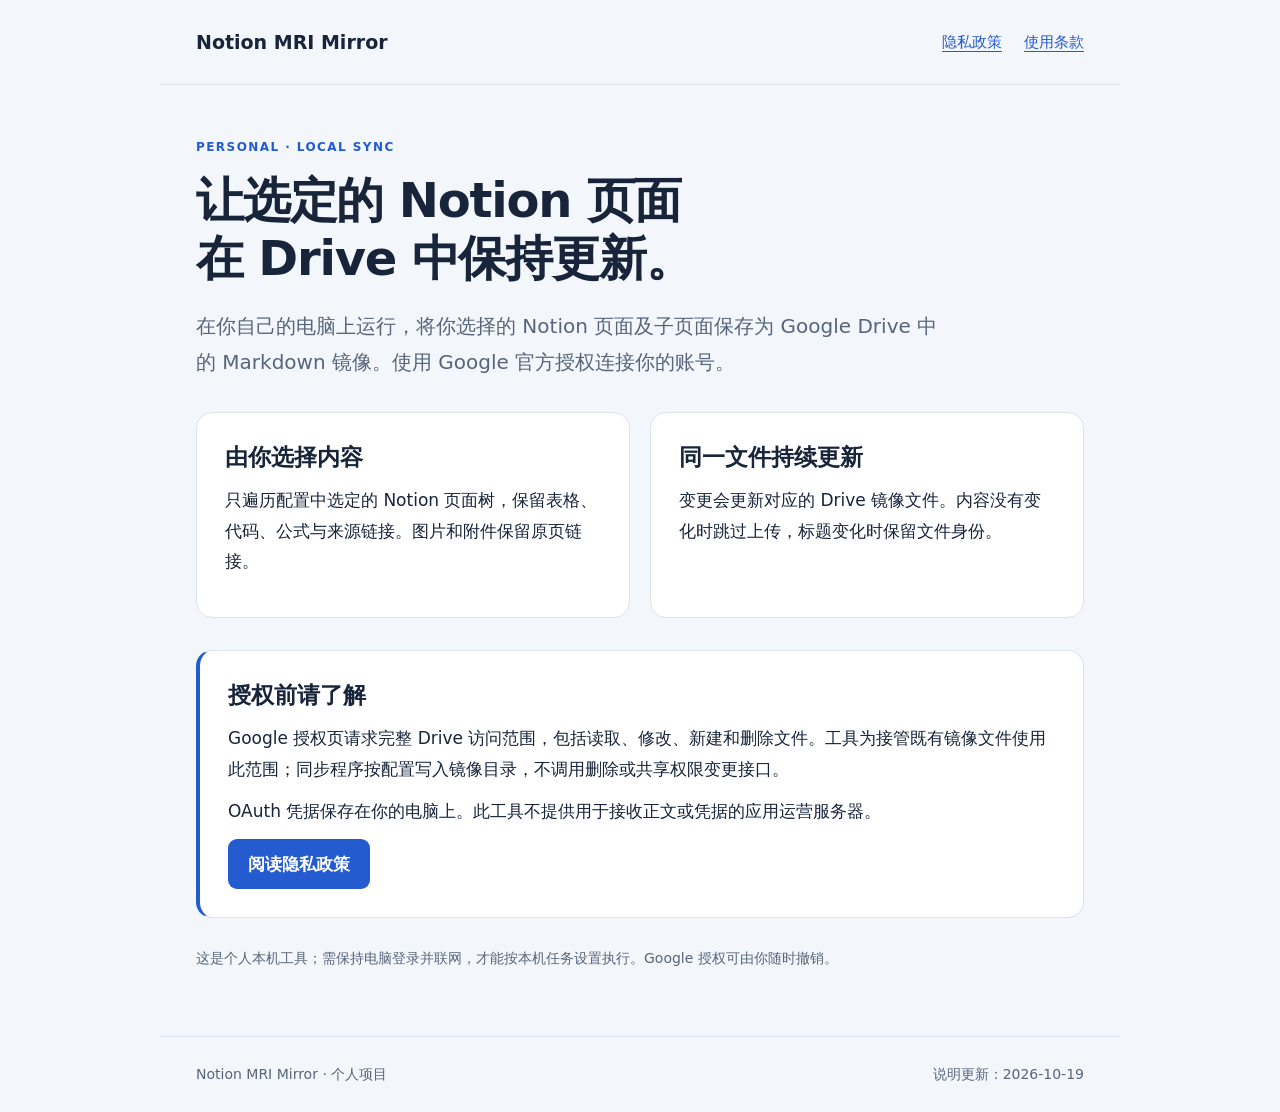
<file: index.html>
<!doctype html><html lang="zh-CN"><head><meta charset="utf-8"><meta name="viewport" content="width=device-width,initial-scale=1"><meta name="description" content="Notion MRI Mirror 是在个人电脑上运行的 Notion 到 Google Drive 单向镜像工具。"><title>Notion MRI Mirror</title><link rel="stylesheet" href="style.css"></head><body>
<header><a class="brand" href="index.html">Notion MRI Mirror</a><nav aria-label="主导航"><a href="privacy.html">隐私政策</a><a href="terms.html">使用条款</a></nav></header>
<main><div class="eyebrow">PERSONAL · LOCAL SYNC</div><h1>让选定的 Notion 页面<br>在 Drive 中保持更新。</h1><p class="lead">在你自己的电脑上运行，将你选择的 Notion 页面及子页面保存为 Google Drive 中的 Markdown 镜像。使用 Google 官方授权连接你的账号。</p>
<div class="grid"><section class="card"><h2>由你选择内容</h2><p>只遍历配置中选定的 Notion 页面树，保留表格、代码、公式与来源链接。图片和附件保留原页链接。</p></section><section class="card"><h2>同一文件持续更新</h2><p>变更会更新对应的 Drive 镜像文件。内容没有变化时跳过上传，标题变化时保留文件身份。</p></section></div>
<section class="notice"><h2>授权前请了解</h2><p>Google 授权页请求完整 Drive 访问范围，包括读取、修改、新建和删除文件。工具为接管既有镜像文件使用此范围；同步程序按配置写入镜像目录，不调用删除或共享权限变更接口。</p><p>OAuth 凭据保存在你的电脑上。此工具不提供用于接收正文或凭据的应用运营服务器。</p><a class="button" href="privacy.html">阅读隐私政策</a></section>
<p class="meta">这是个人本机工具；需保持电脑登录并联网，才能按本机任务设置执行。Google 授权可由你随时撤销。</p></main>
<footer><span>Notion MRI Mirror · 个人项目</span><span>说明更新：2026-10-19</span></footer></body></html>
</file>
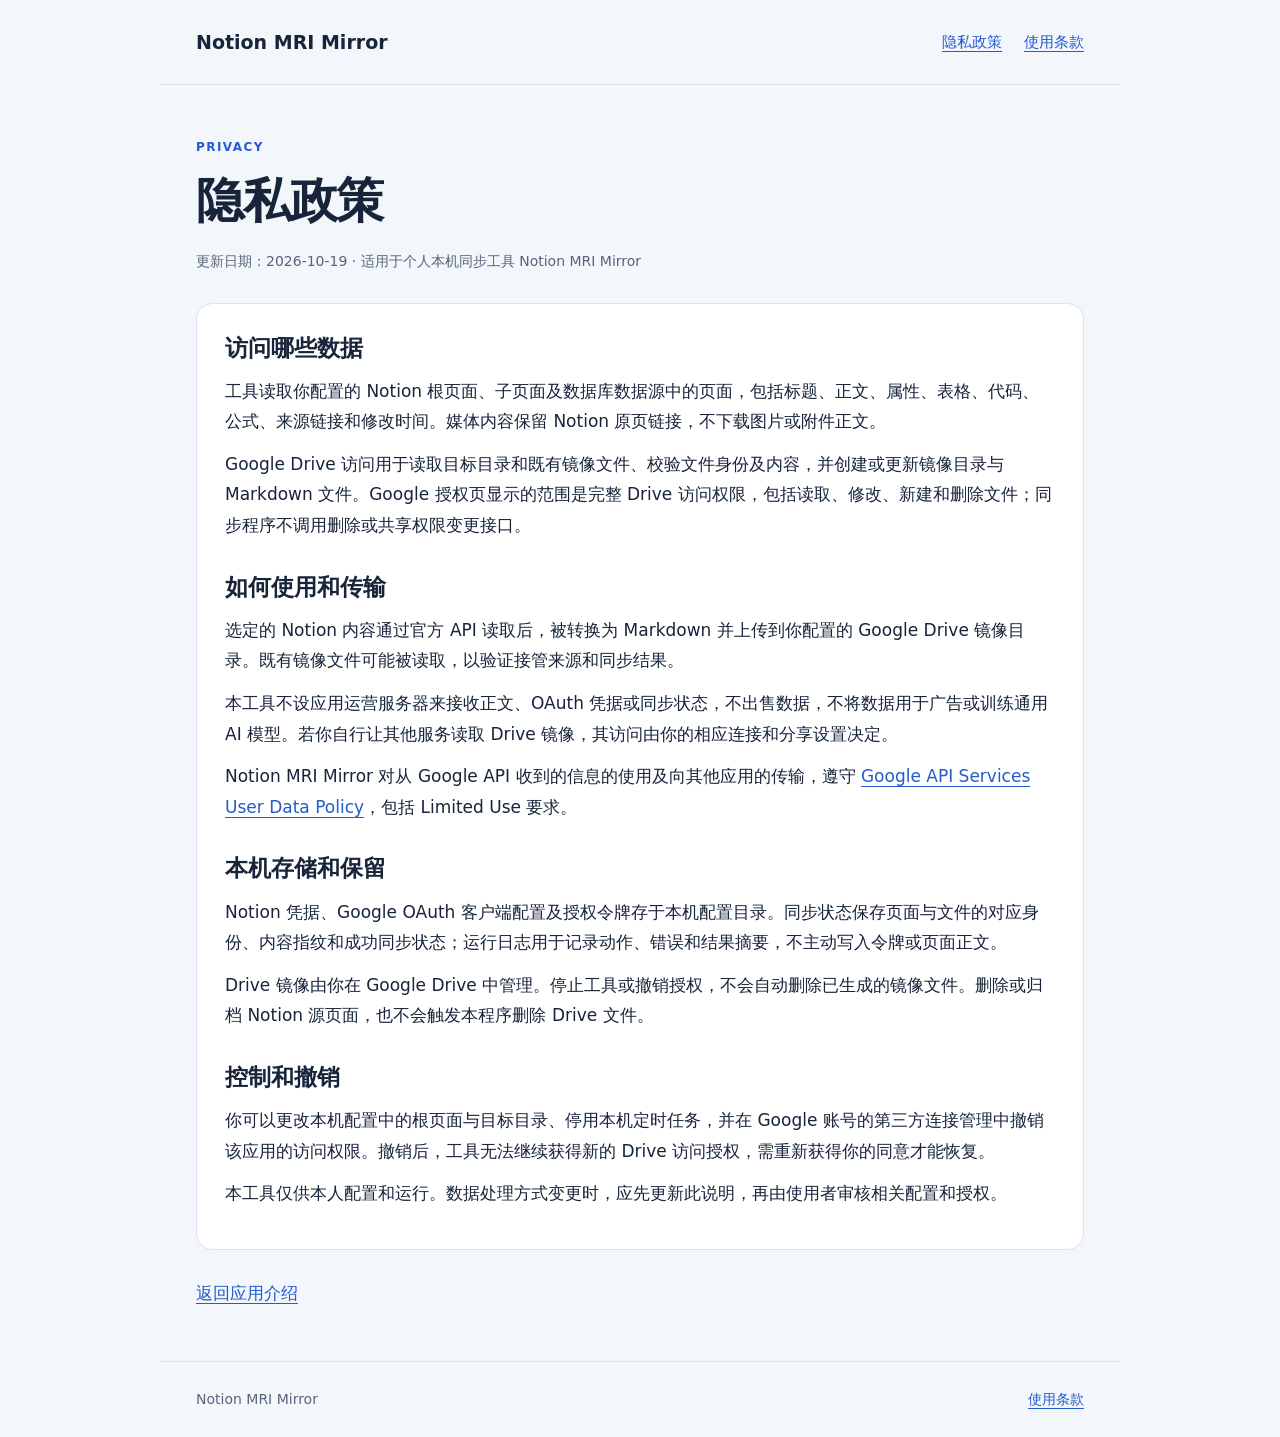
<file: privacy.html>
<!doctype html><html lang="zh-CN"><head><meta charset="utf-8"><meta name="viewport" content="width=device-width,initial-scale=1"><meta name="description" content="Notion MRI Mirror 的数据访问、用途、存储和授权撤销说明。"><title>隐私政策 · Notion MRI Mirror</title><link rel="stylesheet" href="style.css"></head><body>
<header><a class="brand" href="index.html">Notion MRI Mirror</a><nav aria-label="主导航"><a href="privacy.html" aria-current="page">隐私政策</a><a href="terms.html">使用条款</a></nav></header>
<main><div class="eyebrow">PRIVACY</div><h1>隐私政策</h1><p class="meta">更新日期：2026-10-19 · 适用于个人本机同步工具 Notion MRI Mirror</p><article>
<section><h2>访问哪些数据</h2><p>工具读取你配置的 Notion 根页面、子页面及数据库数据源中的页面，包括标题、正文、属性、表格、代码、公式、来源链接和修改时间。媒体内容保留 Notion 原页链接，不下载图片或附件正文。</p><p>Google Drive 访问用于读取目标目录和既有镜像文件、校验文件身份及内容，并创建或更新镜像目录与 Markdown 文件。Google 授权页显示的范围是完整 Drive 访问权限，包括读取、修改、新建和删除文件；同步程序不调用删除或共享权限变更接口。</p></section>
<section><h2>如何使用和传输</h2><p>选定的 Notion 内容通过官方 API 读取后，被转换为 Markdown 并上传到你配置的 Google Drive 镜像目录。既有镜像文件可能被读取，以验证接管来源和同步结果。</p><p>本工具不设应用运营服务器来接收正文、OAuth 凭据或同步状态，不出售数据，不将数据用于广告或训练通用 AI 模型。若你自行让其他服务读取 Drive 镜像，其访问由你的相应连接和分享设置决定。</p><p>Notion MRI Mirror 对从 Google API 收到的信息的使用及向其他应用的传输，遵守 <a href="https://developers.google.com/terms/api-services-user-data-policy">Google API Services User Data Policy</a>，包括 Limited Use 要求。</p></section>
<section><h2>本机存储和保留</h2><p>Notion 凭据、Google OAuth 客户端配置及授权令牌存于本机配置目录。同步状态保存页面与文件的对应身份、内容指纹和成功同步状态；运行日志用于记录动作、错误和结果摘要，不主动写入令牌或页面正文。</p><p>Drive 镜像由你在 Google Drive 中管理。停止工具或撤销授权，不会自动删除已生成的镜像文件。删除或归档 Notion 源页面，也不会触发本程序删除 Drive 文件。</p></section>
<section><h2>控制和撤销</h2><p>你可以更改本机配置中的根页面与目标目录、停用本机定时任务，并在 Google 账号的第三方连接管理中撤销该应用的访问权限。撤销后，工具无法继续获得新的 Drive 访问授权，需重新获得你的同意才能恢复。</p><p>本工具仅供本人配置和运行。数据处理方式变更时，应先更新此说明，再由使用者审核相关配置和授权。</p></section>
</article><a href="index.html">返回应用介绍</a></main><footer><span>Notion MRI Mirror</span><a href="terms.html">使用条款</a></footer></body></html>
</file>
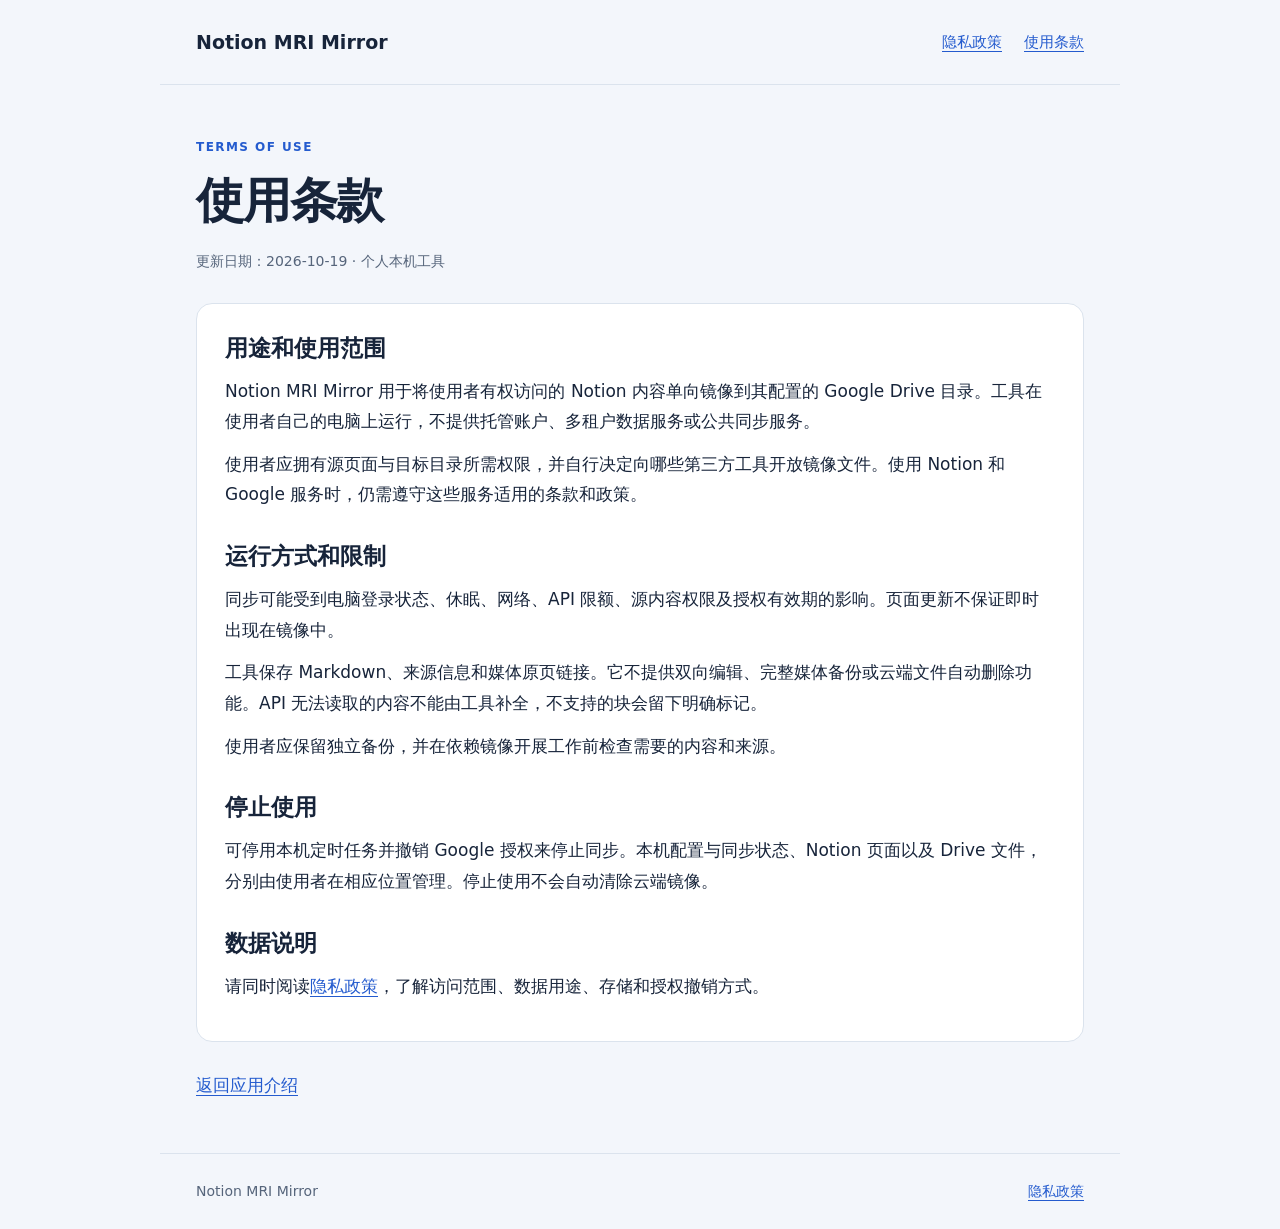
<file: terms.html>
<!doctype html><html lang="zh-CN"><head><meta charset="utf-8"><meta name="viewport" content="width=device-width,initial-scale=1"><meta name="description" content="Notion MRI Mirror 的个人使用范围与运行须知。"><title>使用条款 · Notion MRI Mirror</title><link rel="stylesheet" href="style.css"></head><body>
<header><a class="brand" href="index.html">Notion MRI Mirror</a><nav aria-label="主导航"><a href="privacy.html">隐私政策</a><a href="terms.html" aria-current="page">使用条款</a></nav></header>
<main><div class="eyebrow">TERMS OF USE</div><h1>使用条款</h1><p class="meta">更新日期：2026-10-19 · 个人本机工具</p><article>
<section><h2>用途和使用范围</h2><p>Notion MRI Mirror 用于将使用者有权访问的 Notion 内容单向镜像到其配置的 Google Drive 目录。工具在使用者自己的电脑上运行，不提供托管账户、多租户数据服务或公共同步服务。</p><p>使用者应拥有源页面与目标目录所需权限，并自行决定向哪些第三方工具开放镜像文件。使用 Notion 和 Google 服务时，仍需遵守这些服务适用的条款和政策。</p></section>
<section><h2>运行方式和限制</h2><p>同步可能受到电脑登录状态、休眠、网络、API 限额、源内容权限及授权有效期的影响。页面更新不保证即时出现在镜像中。</p><p>工具保存 Markdown、来源信息和媒体原页链接。它不提供双向编辑、完整媒体备份或云端文件自动删除功能。API 无法读取的内容不能由工具补全，不支持的块会留下明确标记。</p><p>使用者应保留独立备份，并在依赖镜像开展工作前检查需要的内容和来源。</p></section>
<section><h2>停止使用</h2><p>可停用本机定时任务并撤销 Google 授权来停止同步。本机配置与同步状态、Notion 页面以及 Drive 文件，分别由使用者在相应位置管理。停止使用不会自动清除云端镜像。</p></section>
<section><h2>数据说明</h2><p>请同时阅读<a href="privacy.html">隐私政策</a>，了解访问范围、数据用途、存储和授权撤销方式。</p></section>
</article><a href="index.html">返回应用介绍</a></main><footer><span>Notion MRI Mirror</span><a href="privacy.html">隐私政策</a></footer></body></html>
</file>
<file: style.css>
:root{color-scheme:light;--ink:#17243a;--muted:#56657b;--line:#dbe3ed;--blue:#245bce;--paper:#fff;--bg:#f3f6fb}*{box-sizing:border-box}body{margin:0;background:var(--bg);color:var(--ink);font:17px/1.8 system-ui,-apple-system,"Segoe UI","Microsoft YaHei",sans-serif}a{color:var(--blue);text-underline-offset:4px}a:focus-visible{outline:3px solid #d78021;outline-offset:4px}header,main,footer{max-width:960px;margin:auto;padding:25px 36px}header{display:flex;align-items:center;justify-content:space-between;gap:24px;border-bottom:1px solid var(--line)}.brand{font-size:19px;font-weight:750;text-decoration:none;color:var(--ink)}nav{display:flex;gap:22px;font-size:15px}main{padding-top:52px;padding-bottom:52px}.eyebrow{font-weight:700;letter-spacing:.12em;font-size:12px;color:var(--blue)}h1{font-size:clamp(32px,5vw,48px);line-height:1.22;letter-spacing:-.025em;margin:12px 0 20px}h2{font-size:23px;line-height:1.4;margin:0 0 12px}p{margin:12px 0}.lead{font-size:20px;max-width:760px;color:var(--muted)}.grid{display:grid;grid-template-columns:1fr 1fr;gap:20px;margin:32px 0}.card,article,.notice{background:var(--paper);border:1px solid var(--line);border-radius:16px;padding:28px}.notice{border-left:4px solid var(--blue);margin:28px 0}.button{display:inline-block;border-radius:9px;background:var(--blue);color:white;padding:10px 20px;text-decoration:none;font-weight:650}article{margin:28px 0}article section+section{margin-top:30px}ul{padding-left:24px}.meta,footer{color:var(--muted);font-size:14px}footer{border-top:1px solid var(--line);display:flex;gap:20px;justify-content:space-between}@media(max-width:650px){header,main,footer{padding-left:22px;padding-right:22px}header,footer{display:block}nav{margin-top:12px}.grid{grid-template-columns:1fr}main{padding-top:35px}.card,article,.notice{padding:22px}}
</file>
